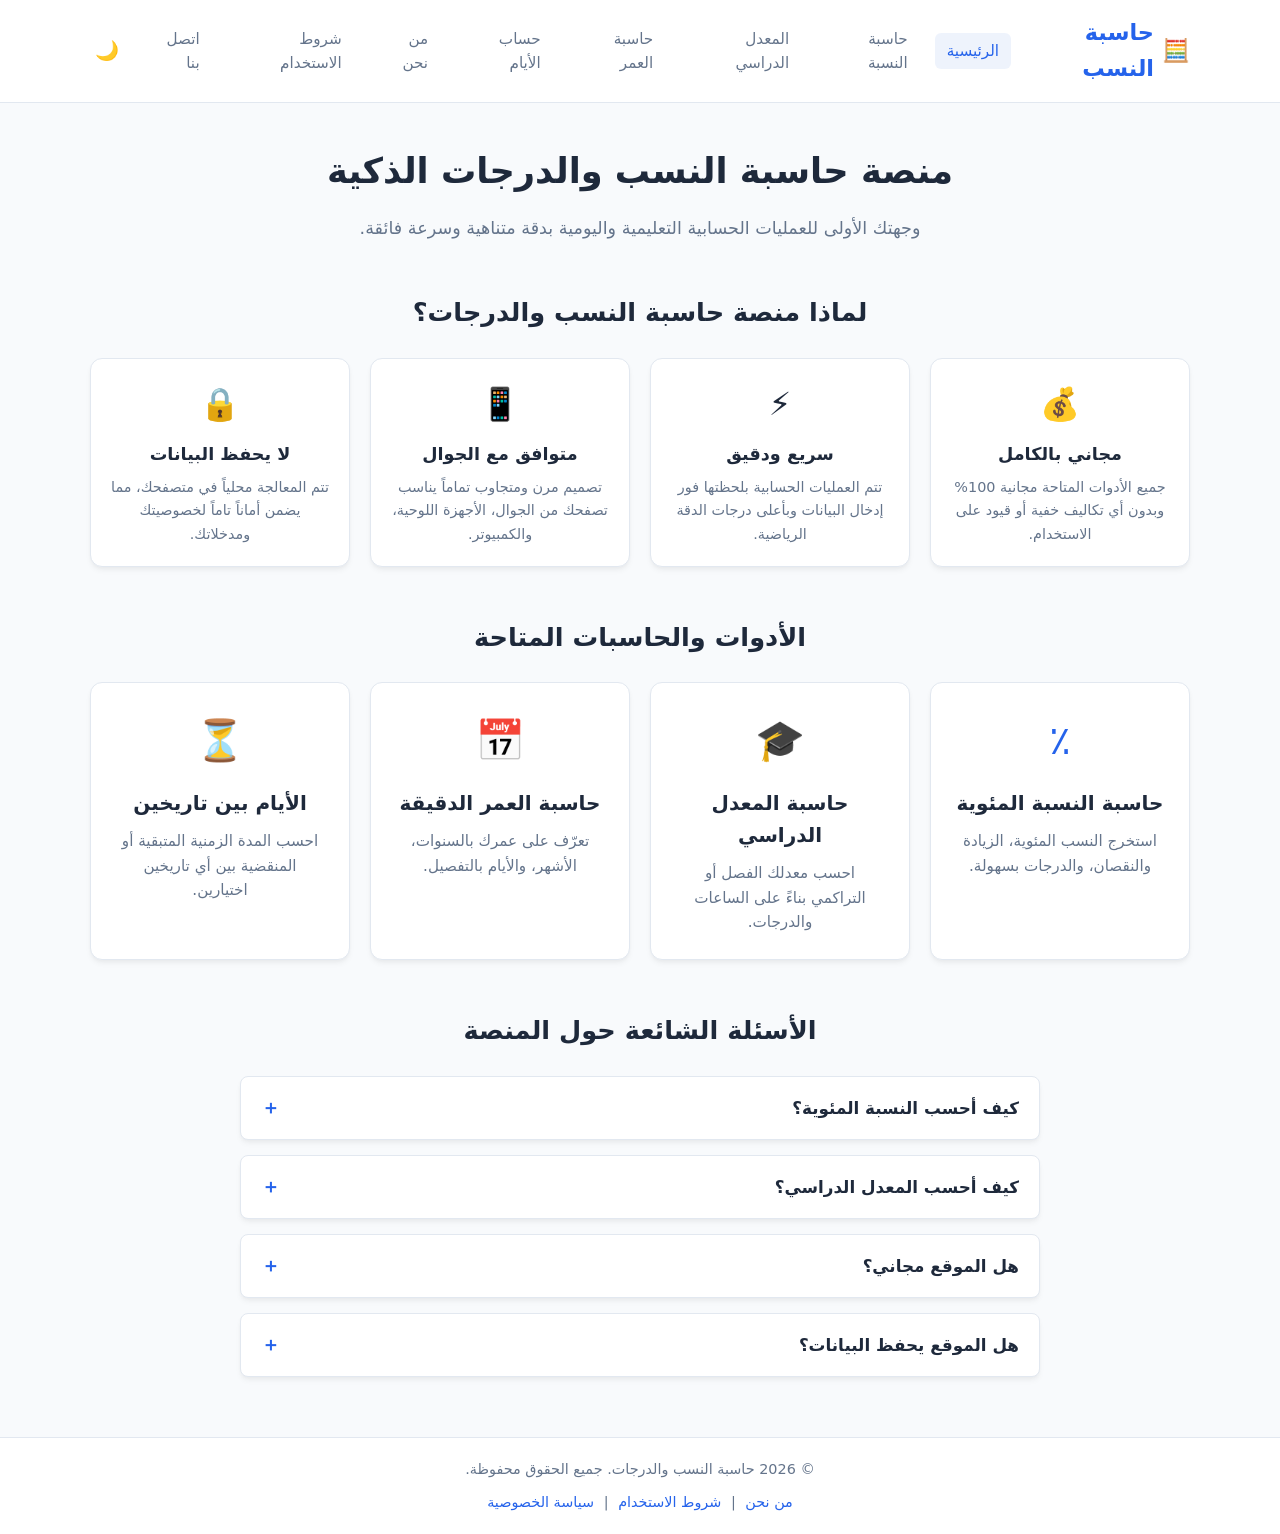
<file: index.html>
<!DOCTYPE html>
<html lang="ar" dir="rtl">
<head>
    <meta charset="UTF-8">
    <meta name="viewport" content="width=device-width, initial-scale=1.0">
    <title>حاسبة النسب والدرجات | منصة الأدوات الحسابية الشاملة والمجانية</title>
    <meta name="description" content="منصة حاسبة النسب والدرجات الشاملة والمجانية 2026. احسب النسبة المئوية، المعدل الدراسي، العمر بدقة، والأيام بين تاريخين محلياً وبأعلى سرعة وسرية تامة بدون حفظ بيانات.">
    <meta name="keywords" content="حاسبة النسب, حساب المعدل الدراسي, حاسبة العمر, حساب الأيام, حاسبة النسبة المئوية, أدوات حسابية, معدل فصلي, حاسبة ذكية">
    <meta name="author" content="حاسبة النسب والدرجات">
    
    <link rel="canonical" href="https://hasibat-alnisab.github.io/">
    
    <meta property="og:type" content="website">
    <meta property="og:url" content="https://hasibat-alnisab.github.io/">
    <meta property="og:title" content="حاسبة النسب والدرجات | منصة الأدوات الحسابية الشاملة">
    <meta property="og:description" content="احسب النسبة المئوية، المعدل الدراسي، العمر بدقة، والأيام بين تاريخين بسهولة وسرعة وبسرية تامة.">
    
    <link rel="icon" href="data:image/svg+xml,<svg xmlns=%22http://www.w3.org/2000/svg%22 viewBox=%220 0 100 100%22><text y=%22.9em%22 font-size=%2290%22>🧮</text></svg>">
    
    <link rel="stylesheet" href="style.css">

    <script type="application/ld+json">
    {
      "@context": "https://schema.org",
      "@type": "WebApplication",
      "name": "حاسبة النسب والدرجات",
      "url": "https://hasibat-alnisab.github.io/",
      "description": "منصة رقمية عربية متخصصة في تقديم أدوات حسابية مجانية ودقيقة تشمل حاسبة النسبة المئوية والمعدل الدراسي وحساب العمر والأيام.",
      "applicationCategory": "EducationalApplication, BusinessApplication",
      "operatingSystem": "All",
      "browserRequirements": "Requires JavaScript. Requires HTML5.",
      "offers": {
        "@type": "Offer",
        "price": "0",
        "priceCurrency": "USD"
      }
    }
    </script>
</head>
<body>

    <header class="main-header">
        <div class="container header-container">
            <a href="#" class="logo" onclick="showSection('home')">🧮 <span>حاسبة النسب</span></a>
            <button class="menu-toggle" id="menuToggle" aria-label="فتح القائمة">☰</button>
            <nav class="nav-menu" id="navMenu">
                <a href="#" class="nav-link active" onclick="showSection('home')">الرئيسية</a>
                <a href="#" class="nav-link" onclick="showSection('percentage')">حاسبة النسبة</a>
                <a href="#" class="nav-link" onclick="showSection('gpa')">المعدل الدراسي</a>
                <a href="#" class="nav-link" onclick="showSection('age')">حاسبة العمر</a>
                <a href="#" class="nav-link" onclick="showSection('date-diff')">حساب الأيام</a>
                <a href="#" class="nav-link" onclick="showSection('about')">من نحن</a>
                <a href="#" class="nav-link" onclick="showSection('terms')">شروط الاستخدام</a>
                <a href="#" class="nav-link" onclick="showSection('contact')">اتصل بنا</a>
                <button id="themeToggle" class="theme-btn" aria-label="تغيير المظهر">🌙</button>
            </nav>
        </div>
    </header>

    <main class="container main-content">
        
        <section id="home" class="page-section active">
            <div class="hero">
                <h1>منصة حاسبة النسب والدرجات الذكية</h1>
                <p>وجهتك الأولى للعمليات الحسابية التعليمية واليومية بدقة متناهية وسرعة فائقة.</p>
            </div>

            <div class="features-section">
                <h2 class="section-title">لماذا منصة حاسبة النسب والدرجات؟</h2>
                <div class="grid-features">
                    <div class="feature-card">
                        <div class="feature-icon">💰</div>
                        <h3>مجاني بالكامل</h3>
                        <p>جميع الأدوات المتاحة مجانية 100% وبدون أي تكاليف خفية أو قيود على الاستخدام.</p>
                    </div>
                    <div class="feature-card">
                        <div class="feature-icon">⚡</div>
                        <h3>سريع ودقيق</h3>
                        <p>تتم العمليات الحسابية بلحظتها فور إدخال البيانات وبأعلى درجات الدقة الرياضية.</p>
                    </div>
                    <div class="feature-card">
                        <div class="feature-icon">📱</div>
                        <h3>متوافق مع الجوال</h3>
                        <p>تصميم مرن ومتجاوب تماماً يناسب تصفحك من الجوال، الأجهزة اللوحية، والكمبيوتر.</p>
                    </div>
                    <div class="feature-card">
                        <div class="feature-icon">🔒</div>
                        <h3>لا يحفظ البيانات</h3>
                        <p>تتم المعالجة محلياً في متصفحك، مما يضمن أماناً تاماً لخصوصيتك ومدخلاتك.</p>
                    </div>
                </div>
            </div>

            <h2 class="section-title">الأدوات والحاسبات المتاحة</h2>
            <div class="grid-calculators">
                <div class="card" onclick="showSection('percentage')">
                    <div class="card-icon">٪</div>
                    <h3>حاسبة النسبة المئوية</h3>
                    <p>استخرج النسب المئوية، الزيادة والنقصان، والدرجات بسهولة.</p>
                </div>
                <div class="card" onclick="showSection('gpa')">
                    <div class="card-icon">🎓</div>
                    <h3>حاسبة المعدل الدراسي</h3>
                    <p>احسب معدلك الفصل أو التراكمي بناءً على الساعات والدرجات.</p>
                </div>
                <div class="card" onclick="showSection('age')">
                    <div class="card-icon">📅</div>
                    <h3>حاسبة العمر الدقيقة</h3>
                    <p>تعرّف على عمرك بالسنوات، الأشهر، والأيام بالتفصيل.</p>
                </div>
                <div class="card" onclick="showSection('date-diff')">
                    <div class="card-icon">⏳</div>
                    <h3>الأيام بين تاريخين</h3>
                    <p>احسب المدة الزمنية المتبقية أو المنقضية بين أي تاريخين اختيارين.</p>
                </div>
            </div>

            <div class="faq-section">
                <h2 class="section-title">الأسئلة الشائعة حول المنصة</h2>
                <div class="faq-container">
                    <div class="faq-item">
                        <button class="faq-question">كيف أحسب النسبة المئوية؟ <span>＋</span></button>
                        <div class="faq-answer">
                            <p>لحساب النسبة المئوية، انتقل إلى قسم "حاسبة النسبة"، ثم أدخل الرقم الكلي الأساسي، يليه النسبة المراد استخراجها (مثل 15)، ثم اضغط على زر "احسب النسبة" لتظهر لك النتيجة فوراً.</p>
                        </div>
                    </div>
                    <div class="faq-item">
                        <button class="faq-question">كيف أحسب المعدل الدراسي؟ <span>＋</span></button>
                        <div class="faq-answer">
                            <p>توجه إلى "حاسبة المعدل الدراسي"، اختر نظام المعدل المناسب لمؤسستك التعليمية (من 5 أو من 4)، ثم أدخل درجات أو نقاط كل مادة بجانب عدد ساعاتها المعتمدة، ويمكنك إضافة مواد جديدة عبر زر الإضافة، ثم اضغط على "احسب المعدل".</p>
                        </div>
                    </div>
                    <div class="faq-item">
                        <button class="faq-question">هل الموقع مجاني؟ <span>＋</span></button>
                        <div class="faq-answer">
                            <p>نعم، الموقع مجاني بالكامل وبدون أي رسوم، ولن يتطلب منك إنشاء حساب أو تسجيل دخول للاستفادة من كافة أدواته الحسابية المتاحة.</p>
                        </div>
                    </div>
                    <div class="faq-item">
                        <button class="faq-question">هل الموقع يحفظ البيانات؟ <span>＋</span></button>
                        <div class="faq-answer">
                            <p>أبداً، الموقع مصمم ليعمل محلياً بالكامل (Client-Side). جميع البيانات والتواريخ والدرجات التي تدخلها يتم معالجتها داخل متصفحك فوراً ولا ترفع أو تخزن في أي قواعد بيانات خارجية أو خوادم.</p>
                        </div>
                    </div>
                </div>
            </div>
        </section>

        <section id="percentage" class="page-section">
            <div class="section-header">
                <h2>حاسبة النسبة المئوية الدقيقة</h2>
                <p>احسب النسبة المئوية من أي قيمة أو استخرج نسبة النجاح والدرجات.</p>
            </div>
            <div class="calc-box">
                <div class="input-group">
                    <label for="percentNum">الرقم الأساسي (العدد الكلي):</label>
                    <input type="number" id="percentNum" placeholder="مثال: 500">
                </div>
                <div class="input-group">
                    <label for="percentAmount">النسبة المراد حسابها (٪):</label>
                    <input type="number" id="percentAmount" placeholder="مثال: 15">
                </div>
                <button class="btn" onclick="calcPercentage()">احسب النسبة</button>
                <div class="result-box" id="percentResult">النتيجة ستظهر هنا...</div>
            </div>
        </section>

        <section id="gpa" class="page-section">
            <div class="section-header">
                <h2>حاسبة المعدل الدراسي (الفصلي / التراكمي)</h2>
                <p>أدخل درجات المواد وعدد ساعاتها لحساب المعدل من 5 أو من 4.</p>
            </div>
            <div class="calc-box">
                <div class="input-group">
                    <label for="gpaSystem">نظام المعدل من:</label>
                    <select id="gpaSystem">
                        <option value="5">5.00</option>
                        <option value="4">4.00</option>
                    </select>
                </div>
                <div id="subjectsContainer">
                    <div class="subject-row">
                        <input type="text" placeholder="اسم المادة (اختياري)" class="sub-name">
                        <input type="number" placeholder="الدرجة أو النقاط" class="sub-grade" step="0.01" min="0">
                        <input type="number" placeholder="الساعات" class="sub-hours" min="1">
                    </div>
                </div>
                <div class="btn-group">
                    <button class="btn btn-secondary" onclick="addSubjectRow()">＋ إضافة مادة</button>
                    <button class="btn" onclick="calculateGPA()">احسب المعدل</button>
                </div>
                <div class="result-box" id="gpaResult">النتيجة ستظهر هنا...</div>
            </div>
        </section>

        <section id="age" class="page-section">
            <div class="section-header">
                <h2>حاسبة العمر الدقيقة والتفصيلية</h2>
                <p>احسب عمرك بالتفصيل الكامل بالسنوات والأشهر والأيام حتى اليوم الحالي.</p>
            </div>
            <div class="calc-box">
                <div class="input-group">
                    <label for="birthDate">تاريخ ميلادك:</label>
                    <input type="date" id="birthDate">
                </div>
                <button class="btn" onclick="calculateAge()">احسب العمر</button>
                <div class="result-box" id="ageResult">النتيجة ستظهر هنا...</div>
            </div>
        </section>

        <section id="date-diff" class="page-section">
            <div class="section-header">
                <h2>حاسبة الأيام والفترات الزمنية بين تاريخين</h2>
                <p>معرفة عدد الأيام والأسابيع الفاصلة بين أي تاريخين محددين.</p>
            </div>
            <div class="calc-box">
                <div class="input-group">
                    <label for="startDate">التاريخ الأول (البداية):</label>
                    <input type="date" id="startDate">
                </div>
                <div class="input-group">
                    <label for="endDate">التاريخ الثاني (النهاية):</label>
                    <input type="date" id="endDate">
                </div>
                <button class="btn" onclick="calculateDateDiff()">احسب الفارق</button>
                <div class="result-box" id="dateDiffResult">النتيجة ستظهر هنا...</div>
            </div>
        </section>

        <section id="about" class="page-section">
            <div class="info-content">
                <h2>من نحن</h2>
                <p>موقع <strong>"حاسبة النسب والدرجات"</strong> هو منصة رقمية عربية متخصصة في تقديم أدوات حسابية مجانية ودقيقة. نهدف إلى تسهيل العمليات الحسابية اليومية للطلاب، المعلمين، والأفراد عبر واجهات بسيطة وسريعة للغاية تلبي متطلباتكم دون تعقيد.</p>
                <p>تتميز أدواتنا بأنها تعمل مباشرة على المتصفح دون الحاجة لتنزيل أي برامج، مع الحفاظ التام على خصوصية بيانات مدخلاتكم.</p>
            </div>
        </section>

        <section id="terms" class="page-section">
            <div class="info-content">
                <h2>شروط الاستخدام</h2>
                <p>مرحباً بكم في منصة "حاسبة النسب والدرجات". يرجى قراءة شروط الاستخدام التالية بعناية قبل البدء في استخدام أدواتنا الرقمية:</p>
                <ul>
                    <li>إن كافة الأدوات، الحاسبات، والبرمجيات المتاحة في هذا الموقع مقدمة كأدوات مساعدة استرشادية وتقريبية فقط، ولا يجب الاعتماد عليها بصفتها مرجعاً رسمياً أو وحيداً لاتخاذ القرارات الحساسة أو الأكاديمية أو المالية.</li>
                    <li>استخدامك للموقع وما ينتج عنه من عمليات حسابية يقع بالكامل على <strong>مسؤوليتك الشخصية</strong> دون أي أدنى مسؤولية على إدارة الموقع.</li>
                    <li>لا نضمن خلو الموقع بشكل قطعي من الأخطاء الحسابية أو التقنية غير المقصودة الناتجة عن تباين أنظمة المتصفحات، ونبذل قصارى جهدنا لمراجعة دقة المعادلات بصفة دورية.</li>
                    <li>لا يتحمل الموقع أو مطوروه أي مسؤولية قانونية أو مالية أو أكاديمية تجاه أي أضرار، مباشرة أو غير مباشرة، أو خسائر تنجم عن استخدام أو عدم القدرة على استخدام هذه الأدوات أو الاعتماد على نتائجها.</li>
                </ul>
            </div>
        </section>

        <section id="privacy" class="page-section">
            <div class="info-content">
                <h2>سياسة الخصوصية</h2>
                <p>نحن في "حاسبة النسب والدرجات" نولي خصوصيتك أهمية قصوى:</p>
                <ul>
                    <li>جميع العمليات الحسابية تتم محلياً داخل متصفحك الشخصي عبر لغة جافا سكريبت.</li>
                    <li>لا نقوم بحفظ، تتبع، أو إرسال أي بيانات تدخلها في الحاسبات إلى أي خوادم خارجية.</li>
                    <li>الموقع آمن تماماً وخالٍ من ملفات تعريف الارتباط الموجهة لانتهاك الخصوصية.</li>
                </ul>
            </div>
        </section>

        <section id="contact" class="page-section">
            <div class="section-header">
                <h2>اتصل بنا</h2>
                <p>يسعدنا استقبال استفساراتكم واقتراحاتكم لتطوير المنصة.</p>
            </div>
            <div class="calc-box">
                <form id="contactForm" onsubmit="handleContactSubmit(event)">
                    <div class="input-group">
                        <label for="contactName">الاسم الكامل:</label>
                        <input type="text" id="contactName" required placeholder="أدخل اسمك الكريم">
                    </div>
                    <div class="input-group">
                        <label for="contactEmail">البريد الإلكتروني:</label>
                        <input type="email" id="contactEmail" required placeholder="name@example.com">
                    </div>
                    <div class="input-group">
                        <label for="contactMessage">رسالتك:</label>
                        <textarea id="contactMessage" rows="5" required placeholder="اكتب اقتراحك أو استفسارك هنا..."></textarea>
                    </div>
                    <button type="submit" class="btn">إرسال الرسالة</button>
                </form>
                <div class="result-box hidden" id="contactResult"></div>
            </div>
        </section>

    </main>

    <footer class="main-footer">
        <div class="container footer-container">
            <p>&copy; 2026 حاسبة النسب والدرجات. جميع الحقوق محفوظة.</p>
            <div class="footer-links">
                <a href="#" onclick="showSection('about')">من نحن</a> | 
                <a href="#" onclick="showSection('terms')">شروط الاستخدام</a> | 
                <a href="#" onclick="showSection('privacy')">سياسة الخصوصية</a>
            </div>
        </div>
    </footer>

    <script src="script.js"></script>
</body>
</html>
</file>
<file: style.css>
/* 1. إعدادات المتغيرات والألوان المتوافقة مع الوضعين */
:root {
    --bg-color: #f8fafc;
    --card-bg: #ffffff;
    --text-main: #1e293b;
    --text-muted: #64748b;
    --primary: #2563eb;
    --primary-hover: #1d4ed8;
    --accent: #10b981;
    --border-color: #e2e8f0;
    --radius: 12px;
    --shadow: 0 4px 6px -1px rgba(0, 0, 0, 0.05), 0 2px 4px -1px rgba(0, 0, 0, 0.03);
    --transition: all 0.3s ease;
}

[data-theme="dark"] {
    --bg-color: #0f172a;
    --card-bg: #1e293b;
    --text-main: #f8fafc;
    --text-muted: #94a3b8;
    --primary: #3b82f6;
    --primary-hover: #60a5fa;
    --border-color: #334155;
    --shadow: 0 4px 6px -1px rgba(0, 0, 0, 0.2);
}

/* 2. التنسيقات العامة */
* {
    box-sizing: border-box;
    margin: 0;
    padding: 0;
    font-family: system-ui, -apple-system, BlinkMacSystemFont, "Segoe UI", Roboto, Oxygen, Ubuntu, Cantarell, sans-serif;
}

body {
    background-color: var(--bg-color);
    color: var(--text-main);
    line-height: 1.6;
    transition: var(--transition);
}

.container {
    width: 90%;
    max-width: 1100px;
    margin: 0 auto;
}

/* 3. الهيدر والتنقل */
.main-header {
    background-color: var(--card-bg);
    border-bottom: 1px solid var(--border-color);
    position: sticky;
    top: 0;
    z-index: 1000;
    transition: var(--transition);
}

.header-container {
    display: flex;
    justify-content: space-between;
    align-items: center;
    padding: 15px 0;
}

.logo {
    font-size: 1.4rem;
    font-weight: bold;
    color: var(--text-main);
    text-decoration: none;
    display: flex;
    align-items: center;
    gap: 8px;
}
.logo span { color: var(--primary); }

.nav-menu {
    display: flex;
    align-items: center;
    gap: 15px;
}

.nav-link {
    color: var(--text-muted);
    text-decoration: none;
    font-weight: 500;
    transition: var(--transition);
    padding: 6px 12px;
    border-radius: 6px;
    font-size: 0.95rem;
}

.nav-link:hover, .nav-link.active {
    color: var(--primary);
    background-color: rgba(37, 99, 219, 0.08);
}

.theme-btn {
    background: none;
    border: none;
    font-size: 1.2rem;
    cursor: pointer;
    padding: 5px;
}

.menu-toggle {
    display: none;
    background: none;
    border: none;
    font-size: 1.5rem;
    color: var(--text-main);
    cursor: pointer;
}

/* 4. محتوى الصفحات والمقاطع */
.main-content {
    padding: 40px 0;
    min-height: calc(100vh - 160px);
}

.page-section {
    display: none;
}

.page-section.active {
    display: block;
    animation: fadeIn 0.4s ease;
}

@keyframes fadeIn {
    from { opacity: 0; transform: translateY(10px); }
    to { opacity: 1; transform: translateY(0); }
}

/* 5. تصميم واجهة الهيرو والبطاقات للرئيسية */
.hero {
    text-align: center;
    margin-bottom: 50px;
}
.hero h1 { font-size: 2.2rem; color: var(--text-main); margin-bottom: 15px;}
.hero p { color: var(--text-muted); font-size: 1.1rem; }

.section-title {
    text-align: center;
    font-size: 1.6rem;
    margin: 40px 0 25px 0;
    position: relative;
    color: var(--text-main);
}

/* قسم المميزات */
.features-section {
    margin-bottom: 50px;
}

.grid-features {
    display: grid;
    grid-template-columns: repeat(auto-fit, minmax(220px, 1fr));
    gap: 20px;
}

.feature-card {
    background-color: var(--card-bg);
    border: 1px solid var(--border-color);
    border-radius: var(--radius);
    padding: 20px;
    text-align: center;
    box-shadow: var(--shadow);
    transition: var(--transition);
}

.feature-icon {
    font-size: 2rem;
    margin-bottom: 10px;
}

.feature-card h3 {
    font-size: 1.1rem;
    margin-bottom: 8px;
    color: var(--text-main);
}

.feature-card p {
    font-size: 0.9rem;
    color: var(--text-muted);
}

/* شبكة الحاسبات */
.grid-calculators {
    display: grid;
    grid-template-columns: repeat(auto-fit, minmax(240px, 1fr));
    gap: 20px;
    margin-bottom: 50px;
}

.card {
    background-color: var(--card-bg);
    border: 1px solid var(--border-color);
    border-radius: var(--radius);
    padding: 25px;
    text-align: center;
    cursor: pointer;
    box-shadow: var(--shadow);
    transition: var(--transition);
}

.card:hover {
    transform: translateY(-5px);
    border-color: var(--primary);
}

.card-icon {
    font-size: 2.5rem;
    margin-bottom: 15px;
    color: var(--primary);
}

.card h3 { margin-bottom: 10px; font-size: 1.25rem;}
.card p { color: var(--text-muted); font-size: 0.95rem;}

/* قسم الأسئلة الشائعة FAQ */
.faq-section {
    max-width: 800px;
    margin: 50px auto 20px auto;
}

.faq-container {
    display: flex;
    flex-direction: column;
    gap: 15px;
}

.faq-item {
    background-color: var(--card-bg);
    border: 1px solid var(--border-color);
    border-radius: 8px;
    overflow: hidden;
    box-shadow: var(--shadow);
}

.faq-question {
    width: 100%;
    padding: 18px 20px;
    background: none;
    border: none;
    text-align: right;
    font-size: 1.05rem;
    font-weight: 600;
    color: var(--text-main);
    cursor: pointer;
    display: flex;
    justify-content: space-between;
    align-items: center;
    transition: var(--transition);
}

.faq-question:hover {
    background-color: rgba(37, 99, 219, 0.04);
}

.faq-question span {
    font-size: 1.2rem;
    color: var(--primary);
    transition: var(--transition);
}

.faq-answer {
    max-height: 0;
    overflow: hidden;
    transition: max-height 0.3s ease-out;
    background-color: rgba(0, 0, 0, 0.01);
}

.faq-answer p {
    padding: 0 20px 18px 20px;
    color: var(--text-muted);
    font-size: 0.95rem;
    line-height: 1.6;
}

.faq-item.active .faq-answer {
    max-height: 200px;
}

.faq-item.active .faq-question span {
    transform: rotate(45deg);
}

/* 6. نماذج الحساب والمدخلات */
.section-header { text-align: center; margin-bottom: 30px; }
.section-header p { color: var(--text-muted); }

.calc-box {
    background-color: var(--card-bg);
    border: 1px solid var(--border-color);
    border-radius: var(--radius);
    max-width: 600px;
    margin: 0 auto;
    padding: 30px;
    box-shadow: var(--shadow);
}

.input-group {
    margin-bottom: 20px;
    display: flex;
    flex-direction: column;
    gap: 8px;
}

.input-group label { font-weight: 500; font-size: 0.95rem; }

input, select, textarea {
    padding: 12px;
    border: 1px solid var(--border-color);
    border-radius: 8px;
    background-color: var(--bg-color);
    color: var(--text-main);
    font-size: 1rem;
    transition: var(--transition);
}

input:focus, select:focus, textarea:focus {
    outline: none;
    border-color: var(--primary);
    box-shadow: 0 0 0 3px rgba(37, 99, 219, 0.15);
}

/* أسطر المواد في حاسبة المعدل */
.subject-row {
    display: grid;
    grid-template-columns: 2fr 1fr 1fr;
    gap: 10px;
    margin-bottom: 10px;
}

/* الأزرار */
.btn {
    display: inline-block;
    width: 100%;
    padding: 12px;
    background-color: var(--primary);
    color: white;
    border: none;
    border-radius: 8px;
    font-size: 1rem;
    font-weight: bold;
    cursor: pointer;
    transition: var(--transition);
}

.btn:hover { background-color: var(--primary-hover); }
.btn-secondary { background-color: var(--text-muted); margin-bottom: 15px; }
.btn-secondary:hover { background-color: var(--text-main); }
.btn-group { display: flex; flex-direction: column; }

/* صندوق النتائج */
.result-box {
    margin-top: 20px;
    padding: 15px;
    background-color: rgba(37, 99, 219, 0.05);
    border-right: 4px solid var(--primary);
    border-radius: 4px;
    font-weight: 500;
    text-align: center;
}

.info-content {
    background-color: var(--card-bg);
    border: 1px solid var(--border-color);
    border-radius: var(--radius);
    padding: 40px;
    max-width: 800px;
    margin: 0 auto;
    box-shadow: var(--shadow);
}
.info-content h2 { margin-bottom: 20px; color: var(--primary); }
.info-content p { margin-bottom: 15px; color: var(--text-main); }
.info-content ul { margin-right: 20px; margin-bottom: 15px; display: flex; flex-direction: column; gap: 10px;}

/* 7. الفوتر */
.main-footer {
    background-color: var(--card-bg);
    border-top: 1px solid var(--border-color);
    padding: 20px 0;
    text-align: center;
    font-size: 0.9rem;
    color: var(--text-muted);
}
.footer-container {
    display: flex;
    flex-direction: column;
    gap: 10px;
    align-items: center;
}
.footer-links a {
    color: var(--primary);
    text-decoration: none;
    margin: 0 5px;
}

.hidden { display: none; }

/* 8. استعلامات الشاشات (Responsiveness) */
@media (max-width: 768px) {
    .menu-toggle { display: block; }
    .nav-menu {
        display: none;
        flex-direction: column;
        position: absolute;
        top: 100%;
        left: 0;
        right: 0;
        background-color: var(--card-bg);
        border-bottom: 1px solid var(--border-color);
        padding: 20px;
        gap: 15px;
        box-shadow: var(--shadow);
    }
    .nav-menu.open { display: flex; }
    .hero h1 { font-size: 1.7rem; }
    .subject-row { grid-template-columns: 1fr; }
    .info-content { padding: 20px; }
}
</file>
